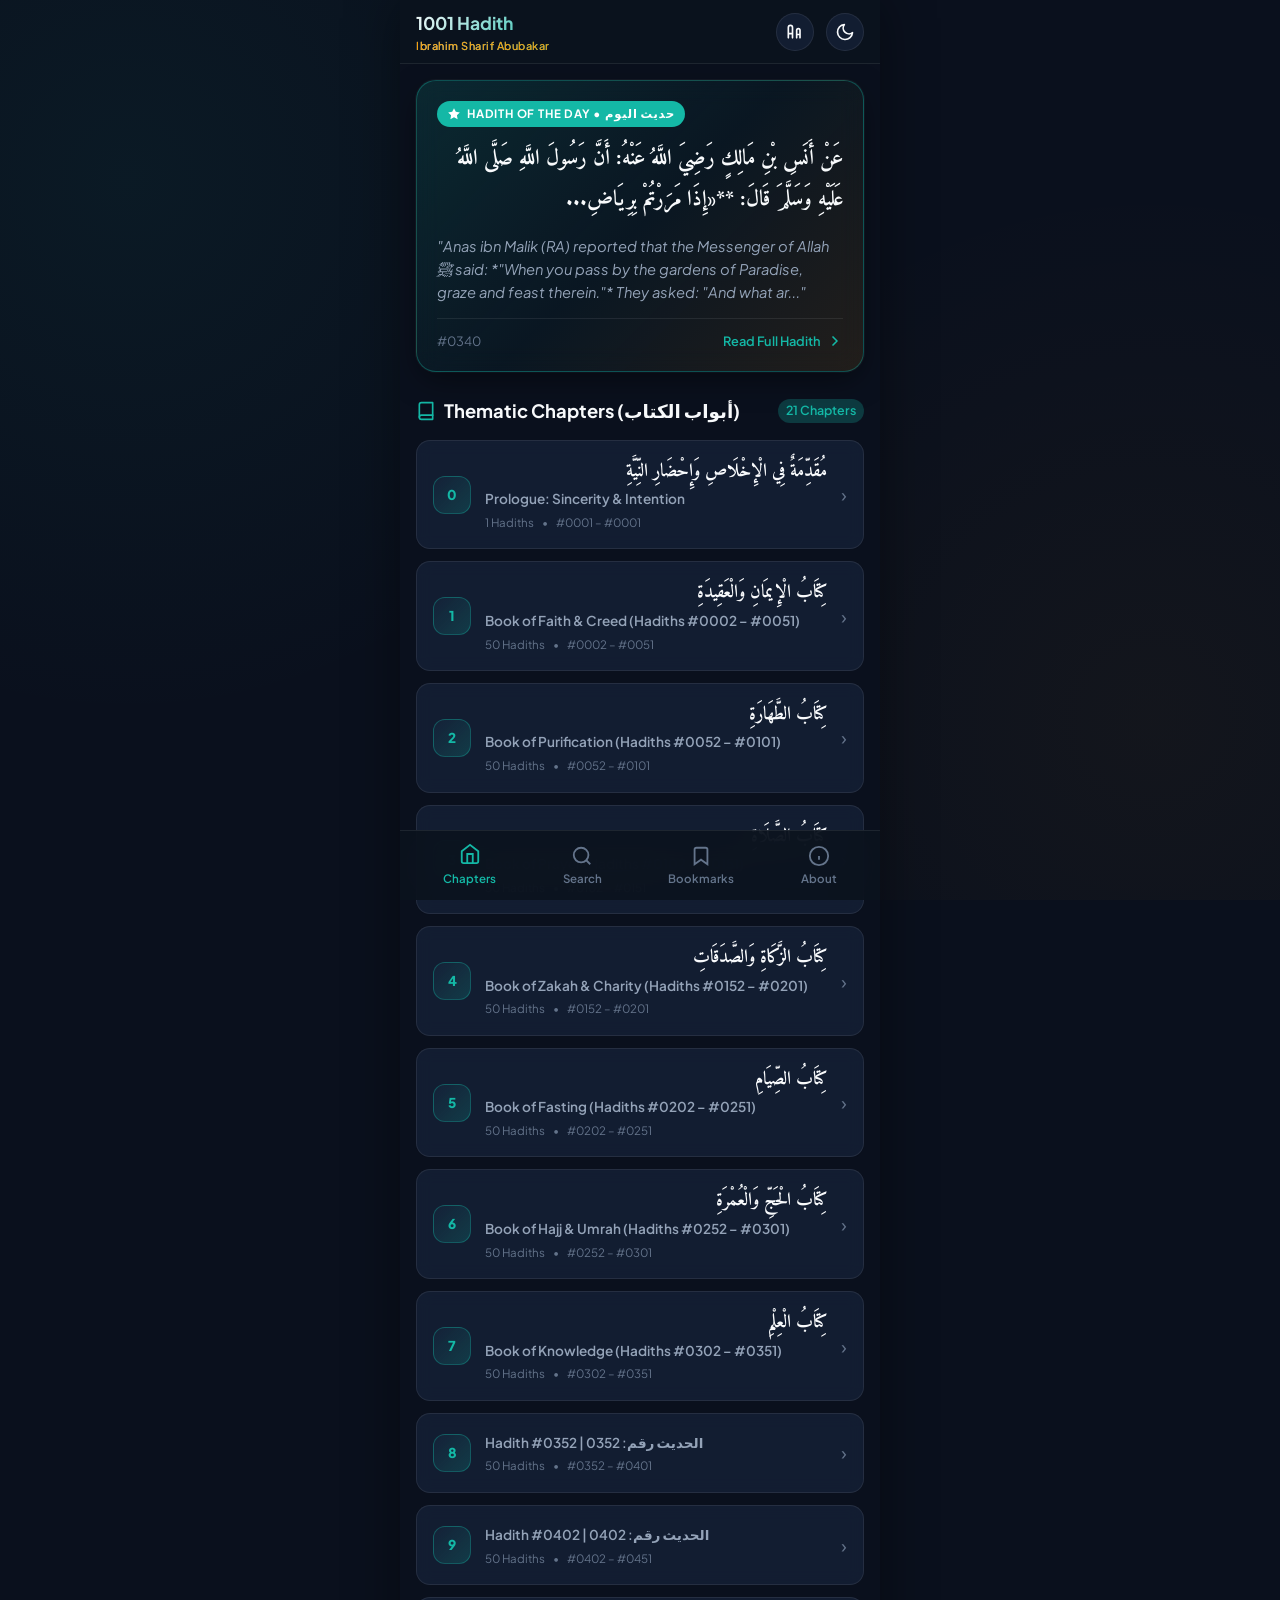
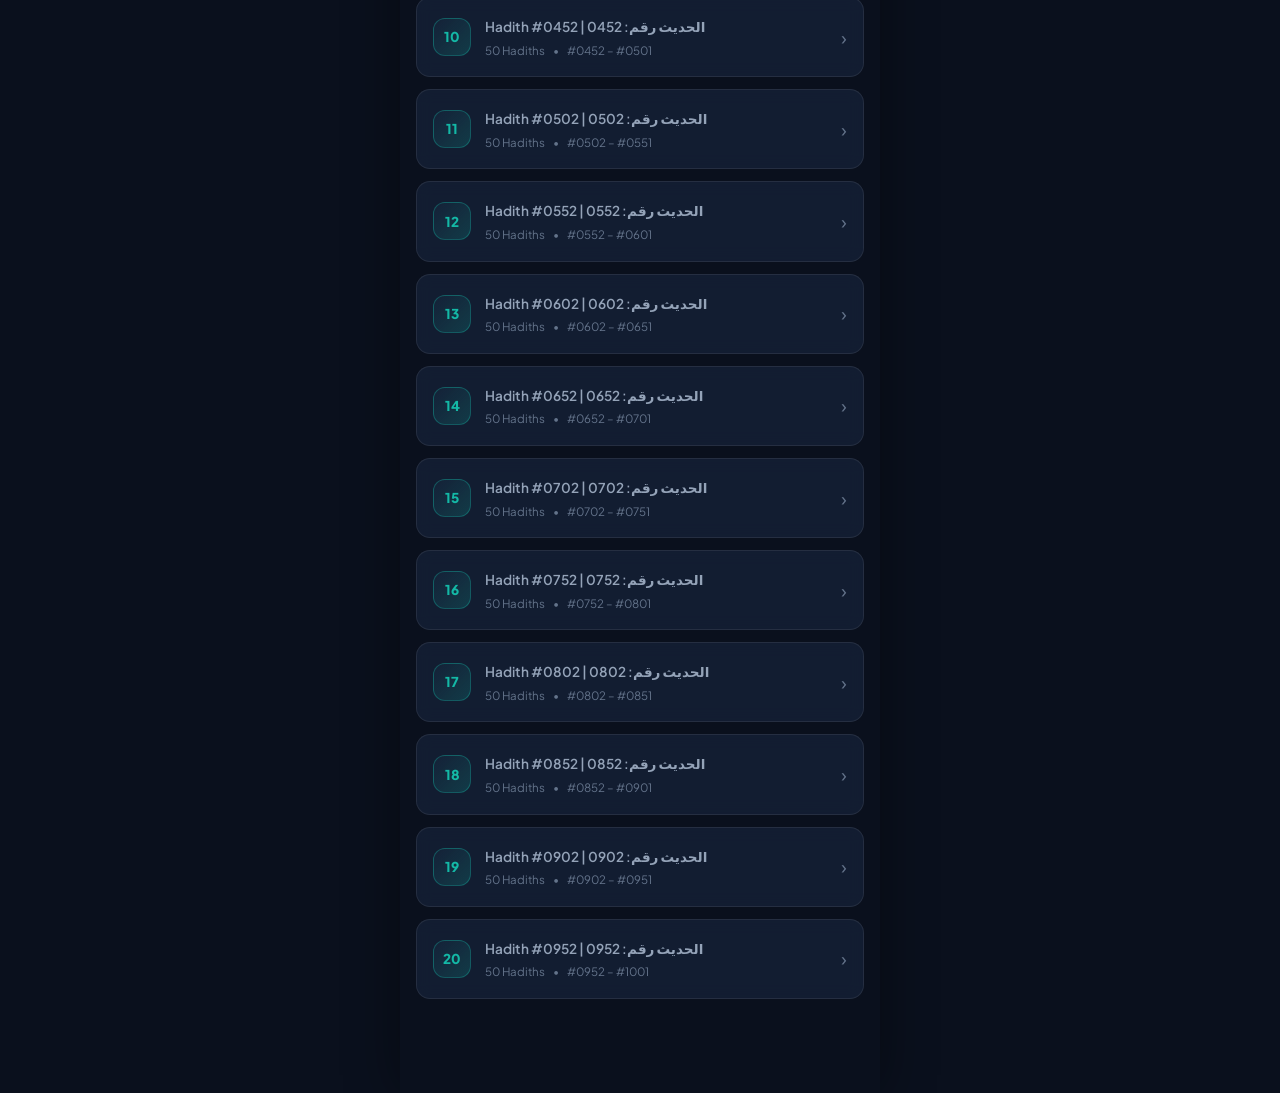
<file: app/index.html>
<!DOCTYPE html>
<html lang="en" dir="ltr" data-theme="dark">
<head>
  <meta charset="UTF-8" />
  <meta name="viewport" content="width=device-width, initial-scale=1.0, maximum-scale=1.0, user-scalable=no, viewport-fit=cover" />
  <meta name="apple-mobile-web-app-capable" content="yes" />
  <meta name="apple-mobile-web-app-status-bar-style" content="black-translucent" />
  <meta name="theme-color" content="#0B131E" />
  <title>1001 Authentic Hadith — أَلْفُ حَدِيثٍ وَحَدِيثٌ</title>
  <link rel="manifest" href="./manifest.json" />
  <link rel="stylesheet" href="./styles.css" />
</head>
<body>

  <div id="mobile-container">
    
    <!-- Top Header -->
    <header class="app-header">
      <div class="header-left">
        <button id="btn-back" class="icon-btn" style="display: none;" title="Go Back">
          <svg width="20" height="20" viewBox="0 0 24 24" fill="none" stroke="currentColor" stroke-width="2.5" stroke-linecap="round" stroke-linejoin="round">
            <polyline points="15 18 9 12 15 6"></polyline>
          </svg>
        </button>
        <div class="brand-title">
          <span id="header-main-title">1001 Hadith</span>
          <span class="brand-subtitle" id="header-sub-title">Ibrahim Sharif Abubakar</span>
        </div>
      </div>
      <div class="header-right">
        <button id="btn-font-modal" class="icon-btn" title="Adjust Font Size">
          <svg width="20" height="20" viewBox="0 0 24 24" fill="none" stroke="currentColor" stroke-width="2" stroke-linecap="round" stroke-linejoin="round">
            <path d="M4 19V6.5a2.5 2.5 0 0 1 5 0V19M4 14h5M14 19v-9a2 2 0 0 1 4 0v9M14 15h4"/>
          </svg>
        </button>
        <button id="btn-theme-toggle" class="icon-btn" title="Toggle Theme">
          <svg id="theme-icon" width="20" height="20" viewBox="0 0 24 24" fill="none" stroke="currentColor" stroke-width="2" stroke-linecap="round" stroke-linejoin="round">
            <path d="M21 12.79A9 9 0 1 1 11.21 3 7 7 0 0 0 21 12.79z"></path>
          </svg>
        </button>
      </div>
    </header>

    <!-- Main Viewport -->
    <main class="main-viewport">
      
      <!-- 1. HOME VIEW -->
      <section id="view-home" class="view-section active">
        <!-- Daily Hadith Card -->
        <div class="daily-hero-card" id="daily-hero">
          <div class="daily-hero-badge">
            <svg width="14" height="14" viewBox="0 0 24 24" fill="currentColor">
              <path d="M12 2l3.09 6.26L22 9.27l-5 4.87 1.18 6.88L12 17.77l-6.18 3.25L7 14.14 2 9.27l6.91-1.01L12 2z"/>
            </svg>
            Hadith of the Day • حديث اليوم
          </div>
          <div class="hero-matn-arabic" id="daily-arabic">Loading daily hadith...</div>
          <div class="hero-trans-english" id="daily-english"></div>
          <div class="hero-footer">
            <span id="daily-id-tag">#0001</span>
            <span class="hero-read-btn" id="btn-read-daily">
              Read Full Hadith
              <svg width="16" height="16" viewBox="0 0 24 24" fill="none" stroke="currentColor" stroke-width="2.5" stroke-linecap="round" stroke-linejoin="round">
                <polyline points="9 18 15 12 9 6"></polyline>
              </svg>
            </span>
          </div>
        </div>

        <!-- Section Title -->
        <div class="section-title-wrap">
          <h2 class="section-title">
            <svg width="20" height="20" viewBox="0 0 24 24" fill="none" stroke="var(--accent-primary)" stroke-width="2" stroke-linecap="round" stroke-linejoin="round">
              <path d="M4 19.5A2.5 2.5 0 0 1 6.5 17H20"/>
              <path d="M6.5 2H20v20H6.5A2.5 2.5 0 0 1 4 19.5v-15A2.5 2.5 0 0 1 6.5 2z"/>
            </svg>
            Thematic Chapters (أبواب الكتاب)
          </h2>
          <span class="section-count">21 Chapters</span>
        </div>

        <!-- Chapters List -->
        <div class="chapter-grid" id="chapter-list-container">
          <!-- Dynamic Chapter Cards -->
        </div>
      </section>

      <!-- 2. CHAPTER VIEW (List of 50 Hadiths) -->
      <section id="view-chapter" class="view-section">
        <div class="section-title-wrap">
          <div>
            <h2 class="section-title" id="chapter-view-title-en">Book of Faith</h2>
            <div style="font-family: var(--arabic-font); font-size: 1.1rem; color: var(--gold-accent);" id="chapter-view-title-ar">كتاب الإيمان</div>
          </div>
          <span class="section-count" id="chapter-view-count">50 Hadiths</span>
        </div>
        <div class="chapter-grid" id="chapter-hadiths-container">
          <!-- Dynamic Hadith Cards in Chapter -->
        </div>
      </section>

      <!-- 3. HADITH READER VIEW (Dual Section Display) -->
      <section id="view-reader" class="view-section">
        <div class="reader-top-bar">
          <span class="reader-badge-id" id="reader-hadith-id">#0001</span>
          <div class="reader-actions">
            <button id="btn-audio-speak" class="icon-btn" title="Read Aloud / Text to Speech">
              <svg width="18" height="18" viewBox="0 0 24 24" fill="none" stroke="currentColor" stroke-width="2" stroke-linecap="round" stroke-linejoin="round">
                <polygon points="11 5 6 9 2 9 2 15 6 15 11 19 11 5"></polygon>
                <path d="M19.07 4.93a10 10 0 0 1 0 14.14M15.54 8.46a5 5 0 0 1 0 7.07"></path>
              </svg>
            </button>
            <button id="btn-copy-hadith" class="icon-btn" title="Copy Hadith">
              <svg width="18" height="18" viewBox="0 0 24 24" fill="none" stroke="currentColor" stroke-width="2" stroke-linecap="round" stroke-linejoin="round">
                <rect x="9" y="9" width="13" height="13" rx="2" ry="2"></rect>
                <path d="M5 15H4a2 2 0 0 1-2-2V4a2 2 0 0 1 2-2h9a2 2 0 0 1 2 2v1"></path>
              </svg>
            </button>
            <button id="btn-bookmark-hadith" class="icon-btn" title="Bookmark">
              <svg id="bookmark-icon" width="18" height="18" viewBox="0 0 24 24" fill="none" stroke="currentColor" stroke-width="2" stroke-linecap="round" stroke-linejoin="round">
                <path d="M19 21l-7-5-7 5V5a2 2 0 0 1 2-2h10a2 2 0 0 1 2 2z"></path>
              </svg>
            </button>
            <button id="btn-share-hadith" class="icon-btn" title="Share Hadith">
              <svg width="18" height="18" viewBox="0 0 24 24" fill="none" stroke="currentColor" stroke-width="2" stroke-linecap="round" stroke-linejoin="round">
                <circle cx="18" cy="5" r="3"></circle>
                <circle cx="6" cy="12" r="3"></circle>
                <circle cx="18" cy="19" r="3"></circle>
                <line x1="8.59" y1="13.51" x2="15.42" y2="17.49"></line>
                <line x1="15.41" y1="6.51" x2="8.59" y2="10.49"></line>
              </svg>
            </button>
          </div>
        </div>

        <!-- The Dual Hadith Card -->
        <div class="hadith-reader-card">
          <!-- 🇸🇦 ARABIC SECTION (RTL) -->
          <div class="arabic-section-box">
            <div class="arabic-topic-tag" id="reader-arabic-topic">الباب</div>
            <div class="arabic-matn-full" id="reader-arabic-matn">نص الحديث الشريف</div>
            <div>
              <span class="arabic-narrator-pill" id="reader-arabic-narrator">الراوي</span>
            </div>
            <div class="arabic-scholarly-notes" id="reader-arabic-takhrij">التخريج</div>
            <div class="arabic-scholarly-notes" id="reader-arabic-benefits" style="margin-top: 10px; font-weight: bold;"></div>
          </div>

          <!-- 🇬🇧 ENGLISH SECTION (LTR) -->
          <div class="english-section-box">
            <div class="english-topic-tag" id="reader-english-topic">TOPIC TITLE</div>
            <div class="english-translation-text" id="reader-english-translation">English translation...</div>
            
            <div class="english-meta-grid">
              <div class="meta-row">
                <span class="meta-label">Narrator:</span>
                <span class="meta-value" id="reader-english-narrator">Narrator name</span>
              </div>
              <div class="meta-row">
                <span class="meta-label">Reference:</span>
                <span class="meta-value" id="reader-english-ref">Sahih al-Bukhari</span>
              </div>
              <div class="meta-row">
                <span class="meta-label">Grading:</span>
                <span class="meta-value grading-sahih" id="reader-english-grading">Sahih (Authentic)</span>
              </div>
              <div class="meta-row" id="reader-english-benefits-box" style="margin-top: 4px;">
                <span class="meta-label">Key Lessons:</span>
                <span class="meta-value" id="reader-english-benefits"></span>
              </div>
            </div>
          </div>
        </div>

        <!-- Navigation Next / Prev -->
        <div class="reader-nav-footer">
          <button id="btn-prev-hadith" class="btn-nav-hadith">
            <svg width="18" height="18" viewBox="0 0 24 24" fill="none" stroke="currentColor" stroke-width="2.5" stroke-linecap="round" stroke-linejoin="round">
              <polyline points="15 18 9 12 15 6"></polyline>
            </svg>
            Previous
          </button>
          <button id="btn-next-hadith" class="btn-nav-hadith">
            Next
            <svg width="18" height="18" viewBox="0 0 24 24" fill="none" stroke="currentColor" stroke-width="2.5" stroke-linecap="round" stroke-linejoin="round">
              <polyline points="9 18 15 12 9 6"></polyline>
            </svg>
          </button>
        </div>
      </section>

      <!-- 4. SEARCH VIEW -->
      <section id="view-search" class="view-section">
        <div class="search-input-wrap">
          <svg class="search-icon-pos" width="20" height="20" viewBox="0 0 24 24" fill="none" stroke="currentColor" stroke-width="2" stroke-linecap="round" stroke-linejoin="round">
            <circle cx="11" cy="11" r="8"></circle>
            <line x1="21" y1="21" x2="16.65" y2="16.65"></line>
          </svg>
          <input type="text" id="search-input" class="search-input-field" placeholder="Search across all 1001 Hadiths (Arabic, English, ID #)..." />
        </div>
        
        <div class="section-title-wrap">
          <h3 class="section-title" id="search-status-title">Browse 1001 Hadiths</h3>
          <span class="section-count" id="search-result-count">1001 Total</span>
        </div>

        <div class="chapter-grid" id="search-results-container">
          <!-- Dynamic Search Results -->
        </div>
      </section>

      <!-- 5. BOOKMARKS VIEW -->
      <section id="view-bookmarks" class="view-section">
        <div class="section-title-wrap">
          <h2 class="section-title">
            <svg width="20" height="20" viewBox="0 0 24 24" fill="var(--gold-accent)" stroke="var(--gold-accent)" stroke-width="2" stroke-linecap="round" stroke-linejoin="round">
              <path d="M19 21l-7-5-7 5V5a2 2 0 0 1 2-2h10a2 2 0 0 1 2 2z"></path>
            </svg>
            Saved Bookmarks (المحفوظات)
          </h2>
          <span class="section-count" id="bookmarks-count">0 Saved</span>
        </div>

        <div class="chapter-grid" id="bookmarks-container">
          <!-- Dynamic Bookmarked Hadiths -->
        </div>
      </section>

      <!-- 6. ABOUT VIEW -->
      <section id="view-about" class="view-section">
        <div class="daily-hero-card" style="text-align: center; padding: 24px 18px;">
          <div style="font-size: 2.2rem; margin-bottom: 8px;">📖</div>
          <h1 style="font-size: 1.4rem; font-weight: 800; margin-bottom: 4px;">أَلْفُ حَدِيثٍ وَحَدِيثٌ</h1>
          <div style="font-size: 1.05rem; font-weight: 700; color: var(--accent-primary); margin-bottom: 14px;">1001 Authentic Hadith Compendium</div>
          
          <!-- Author Card -->
          <div style="background: rgba(0,0,0,0.2); padding: 14px; border-radius: var(--radius-md); border: 1px solid var(--border-color); margin-bottom: 16px;">
            <div style="font-size: 0.75rem; color: var(--text-muted); text-transform: uppercase; letter-spacing: 0.5px; font-weight: 700;">AUTHOR & COMPILER • الْمُؤَلِّفُ وَالْجَامِعُ وَالْمُحَقِّقُ</div>
            <div style="font-size: 1.2rem; font-weight: 800; color: var(--gold-accent); margin-top: 4px;">Ibrahim Sharif Abubakar</div>
            <div style="font-family: var(--arabic-font); font-size: 1.25rem; font-weight: bold; color: var(--text-primary);">إِبْرَاهِيم شَرِيف أَبُوبَكْر</div>
          </div>

          <!-- Scholarly Sections (Muqaddimah, Tamheed, Khatimah) -->
          <div style="display: flex; flex-direction: column; gap: 10px; margin-bottom: 16px; text-align: left;">
            
            <details style="background: var(--bg-card); border: 1px solid var(--border-color); border-radius: var(--radius-md); padding: 12px; cursor: pointer;">
              <summary style="font-weight: 700; color: var(--text-primary); outline: none; display: flex; justify-content: space-between; align-items: center;">
                <span>📜 Author's Preface (مُقَدِّمَةُ الْمُؤَلِّفِ)</span>
                <span style="font-size: 0.75rem; color: var(--accent-primary);">Began: 12/03/2024</span>
              </summary>
              <div style="margin-top: 12px; font-size: 0.85rem; line-height: 1.7; color: var(--text-secondary); border-top: 1px solid var(--border-color); padding-top: 10px;">
                <div style="font-family: var(--arabic-font); font-size: 1.05rem; line-height: 1.8; color: var(--text-primary); margin-bottom: 10px;" dir="rtl">
                  إِنَّ الْحَمْدَ لِلَّهِ، نَحْمَدُهُ وَنَسْتَعِينُهُ وَنَسْتَغْفِرُهُ، وَنَعُوذُ بِاللَّهِ مِنْ شُرُورِ أَنْفُسِنَا وَمِنْ سَيِّئَاتِ أَعْمَالِنَا...<br/>
                  قَصَدْتُ فِي جَمْعِي لِهَذَا الْكِتَابِ «أَلْفُ حَدِيثٍ وَحَدِيثٌ» أَنْ أُقَدِّمَ لِكُلِّ بَيْتٍ مُسْلِمٍ مَوْسُوعَةً حَدِيثِيَّةً مُهَذَّبَةً تَضُمُّ 1001 حَدِيثٍ صَحِيحٍ مُبَوَّبَةً عَلَى عِشْرِينَ بَابًا.<br/>
                  وَقَدْ شَرَعْتُ فِي جَمْعِ هَذَا الْكِتَابِ فِي: 12/03/2024م.
                </div>
                <p>
                  <em>"All praise is due to Allah; I praise Him, seek His aid, and ask His forgiveness. I commenced the research and compilation of this compendium—1001 Authentic Hadith (أَلْفُ حَدِيثٍ وَحَدِيثٌ)—on 12/03/2024 (12 March 2024) to provide every Muslim family with an accessible, authenticated treasury of prophetic guidance."</em>
                </p>
              </div>
            </details>

            <details style="background: var(--bg-card); border: 1px solid var(--border-color); border-radius: var(--radius-md); padding: 12px; cursor: pointer;">
              <summary style="font-weight: 700; color: var(--text-primary); outline: none; display: flex; justify-content: space-between; align-items: center;">
                <span>🏛️ My Methodology (تَمْهِيدُ الْكِتَابِ وَمَنْهَجِي)</span>
                <span style="font-size: 0.8rem; color: var(--accent-primary);">Read</span>
              </summary>
              <div style="margin-top: 12px; font-size: 0.85rem; line-height: 1.7; color: var(--text-secondary); border-top: 1px solid var(--border-color); padding-top: 10px;">
                <div style="font-family: var(--arabic-font); font-size: 1rem; line-height: 1.8; color: var(--text-primary); margin-bottom: 8px;" dir="rtl">
                  1. اقْتَصَرْتُ حَصْرِيًّا عَلَى الْأَحَادِيثِ الصَّحِيحَةِ وَالثَّابِتَةِ.<br/>
                  2. قَسَّمْتُ الْكِتَابَ إِلَى 20 بَابًا مَوْضُوعِيًّا مَعَ حَدِيثِ النِّيَّةِ (1001 حَدِيثٍ).<br/>
                  3. ضَبَطْتُ الْمُتُونَ بِالتَّشْكِيلِ التَّامِّ وَعَزَوْتُ كُلَّ حَدِيثٍ لِمَصَادِرِهِ.
                </div>
                <p>
                  1. I have restricted myself strictly to authenticated (Sahih) narrations.<br/>
                  2. I have organized 20 thematic chapters of 50 hadiths each + intention prologue (1001 total).<br/>
                  3. I have fully vocalized Arabic texts, verified canonical references, and derived practical benefits.
                </p>
              </div>
            </details>

            <details style="background: var(--bg-card); border: 1px solid var(--border-color); border-radius: var(--radius-md); padding: 12px; cursor: pointer;">
              <summary style="font-weight: 700; color: var(--text-primary); outline: none; display: flex; justify-content: space-between; align-items: center;">
                <span>🌟 Author's Epilogue & Testament (خَاتِمَةُ الْكِتَابِ وَوَصِيَّتِي)</span>
                <span style="font-size: 0.75rem; color: var(--accent-primary);">Completed: 25/06/2026</span>
              </summary>
              <div style="margin-top: 12px; font-size: 0.85rem; line-height: 1.7; color: var(--text-secondary); border-top: 1px solid var(--border-color); padding-top: 10px;">
                <div style="font-family: var(--arabic-font); font-size: 1.05rem; line-height: 1.8; color: var(--text-primary); margin-bottom: 8px;" dir="rtl">
                  الْحَمْدُ لِلَّهِ الَّذِي بِنِعْمَتِهِ تَتِمُّ الصَّالِحَاتُ. تَمَّ الْفَرَاغُ مِنْ جَمْعِ الْكِتَابِ وَتَحْرِيرِهِ فِي: 25/06/2026م.<br/>
                  وَصِيَّتِي لَكَ أَخِي الْقَارِئَ: إِخْلَاصُ النِّيَّةِ، الْعَمَلُ بِالسُّنَّةِ، تَعْلِيمُ الْأَهْلِ وَالْأَبْنَاءِ، وَالِاعْتِصَامُ بِالْوَحْيِ الْمُطَهَّرِ.<br/>
                  اللَّهُمَّ اجْعَلْ عَمَلِي خَالِصًا لِوَجْهِكَ، وَاغْفِرْ لِي وَلِوَالِدَيَّ وَلِكُلِّ مَنْ قَرَأَ هَذَا الْكِتَابَ.
                </div>
                <p>
                  <em>"All praise belongs to Allah upon completing this work on 25/06/2026 (25 June 2026), begun on 12/03/2024. I counsel all readers to practice what they learn, establish family study circles, and hold firmly to the authentic Sunnah."</em>
                </p>
              </div>
            </details>

          </div>

          <div style="display: grid; grid-template-columns: 1fr 1fr; gap: 10px; text-align: left; font-size: 0.82rem; margin-top: 8px;">
            <div style="background: var(--bg-card); padding: 10px; border-radius: var(--radius-sm); border: 1px solid var(--border-color);">
              <strong style="color: var(--text-primary); display: block;">20 Thematic Chapters</strong>
              <span style="color: var(--text-muted);">+ Prologue & Epilogue</span>
            </div>
            <div style="background: var(--bg-card); padding: 10px; border-radius: var(--radius-sm); border: 1px solid var(--border-color);">
              <strong style="color: var(--text-primary); display: block;">1001 Hadiths</strong>
              <span style="color: var(--text-muted);">Strictly Authentic</span>
            </div>
          </div>
        </div>
      </section>

    </main>

    <!-- Bottom Navigation Bar -->
    <nav class="bottom-nav-bar">
      <button class="nav-item active" data-view="home">
        <svg viewBox="0 0 24 24" fill="none" stroke="currentColor">
          <path d="M3 9l9-7 9 7v11a2 2 0 0 1-2 2H5a2 2 0 0 1-2-2z"></path>
          <polyline points="9 22 9 12 15 12 15 22"></polyline>
        </svg>
        <span>Chapters</span>
      </button>

      <button class="nav-item" data-view="search">
        <svg viewBox="0 0 24 24" fill="none" stroke="currentColor">
          <circle cx="11" cy="11" r="8"></circle>
          <line x1="21" y1="21" x2="16.65" y2="16.65"></line>
        </svg>
        <span>Search</span>
      </button>

      <button class="nav-item" data-view="bookmarks">
        <svg viewBox="0 0 24 24" fill="none" stroke="currentColor">
          <path d="M19 21l-7-5-7 5V5a2 2 0 0 1 2-2h10a2 2 0 0 1 2 2z"></path>
        </svg>
        <span>Bookmarks</span>
      </button>

      <button class="nav-item" data-view="about">
        <svg viewBox="0 0 24 24" fill="none" stroke="currentColor">
          <circle cx="12" cy="12" r="10"></circle>
          <line x1="12" y1="16" x2="12" y2="12"></line>
          <line x1="12" y1="8" x2="12.01" y2="8"></line>
        </svg>
        <span>About</span>
      </button>
    </nav>

    <!-- Font Size & Settings Modal Bottom Sheet -->
    <div id="modal-settings" class="modal-overlay">
      <div class="modal-sheet">
        <div class="sheet-handle"></div>
        <h3 class="sheet-title">Display & Typography Settings</h3>

        <!-- Theme Picker -->
        <div class="setting-row">
          <div class="setting-label"><span>Color Theme</span></div>
          <div class="theme-pill-group">
            <button class="theme-pill active" data-theme-btn="dark">🌙 Dark OLED</button>
            <button class="theme-pill" data-theme-btn="sepia">📜 Sepia</button>
            <button class="theme-pill" data-theme-btn="light">☀️ Light</button>
          </div>
        </div>

        <!-- Arabic Font Size -->
        <div class="setting-row">
          <div class="setting-label">
            <span>Arabic Font Size</span>
            <span id="arabic-size-val">22px</span>
          </div>
          <input type="range" id="slider-arabic-font" min="18" max="36" value="22" style="width: 100%;" />
        </div>

        <!-- English Font Size -->
        <div class="setting-row">
          <div class="setting-label">
            <span>English Font Size</span>
            <span id="english-size-val">15px</span>
          </div>
          <input type="range" id="slider-english-font" min="13" max="22" value="15" style="width: 100%;" />
        </div>

        <button id="btn-close-modal" class="btn-nav-hadith" style="margin-top: 10px; width: 100%; background: var(--accent-primary); color: #fff;">
          Done
        </button>
      </div>
    </div>

    <!-- Floating Toast Notification -->
    <div id="toast-box">Copied to clipboard</div>

  </div>

  <script src="./data.js"></script>
  <script src="./app.js"></script>
</body>
</html>
</file>
<file: app/styles.css>
@import url('https://fonts.googleapis.com/css2?family=Amiri:ital,wght@0,400;0,700;1,400;1,700&family=Plus+Jakarta+Sans:wght@300;400;500;600;700;800&family=Scheherazade+New:wght@400;700&display=swap');

:root {
  --bg-primary: #0a101d;
  --bg-secondary: #111b2d;
  --bg-card: rgba(22, 34, 56, 0.75);
  --bg-card-hover: rgba(30, 45, 74, 0.85);
  --bg-card-solid: #152238;
  --text-primary: #f8fafc;
  --text-secondary: #94a3b8;
  --text-muted: #64748b;
  --accent-primary: #14b8a6;
  --accent-secondary: #0d9488;
  --accent-glow: rgba(20, 184, 166, 0.25);
  --gold-accent: #f59e0b;
  --gold-glow: rgba(245, 158, 11, 0.2);
  --border-color: rgba(255, 255, 255, 0.08);
  --border-highlight: rgba(20, 184, 166, 0.35);
  --arabic-font: 'Amiri', 'Scheherazade New', serif;
  --ui-font: 'Plus Jakarta Sans', system-ui, -apple-system, sans-serif;
  --nav-height: 70px;
  --header-height: 64px;
  --radius-lg: 20px;
  --radius-md: 14px;
  --radius-sm: 8px;
  --shadow-card: 0 10px 30px -5px rgba(0, 0, 0, 0.5), 0 0 1px 1px rgba(255, 255, 255, 0.05);
  --arabic-size: 22px;
  --english-size: 15px;
}

[data-theme="sepia"] {
  --bg-primary: #fbf0d9;
  --bg-secondary: #f4e4be;
  --bg-card: rgba(255, 248, 230, 0.85);
  --bg-card-hover: rgba(255, 243, 217, 0.95);
  --bg-card-solid: #faeed2;
  --text-primary: #3b2c1a;
  --text-secondary: #6e5538;
  --text-muted: #9c8263;
  --accent-primary: #a16207;
  --accent-secondary: #854d0e;
  --accent-glow: rgba(161, 98, 7, 0.15);
  --gold-accent: #b45309;
  --gold-glow: rgba(180, 83, 9, 0.15);
  --border-color: rgba(120, 85, 45, 0.15);
  --border-highlight: rgba(161, 98, 7, 0.3);
  --shadow-card: 0 10px 25px -5px rgba(100, 60, 20, 0.08), 0 0 1px 1px rgba(120, 85, 45, 0.1);
}

[data-theme="light"] {
  --bg-primary: #f8fafc;
  --bg-secondary: #f1f5f9;
  --bg-card: rgba(255, 255, 255, 0.85);
  --bg-card-hover: rgba(255, 255, 255, 0.95);
  --bg-card-solid: #ffffff;
  --text-primary: #0f172a;
  --text-secondary: #475569;
  --text-muted: #94a3b8;
  --accent-primary: #0d9488;
  --accent-secondary: #0f766e;
  --accent-glow: rgba(13, 148, 136, 0.15);
  --gold-accent: #d97706;
  --gold-glow: rgba(217, 119, 6, 0.15);
  --border-color: rgba(0, 0, 0, 0.08);
  --border-highlight: rgba(13, 148, 136, 0.3);
  --shadow-card: 0 10px 25px -5px rgba(0, 0, 0, 0.05), 0 0 1px 1px rgba(0, 0, 0, 0.04);
}

* {
  margin: 0;
  padding: 0;
  box-sizing: border-box;
  -webkit-tap-highlight-color: transparent;
}

body {
  font-family: var(--ui-font);
  background-color: var(--bg-primary);
  color: var(--text-primary);
  line-height: 1.6;
  overflow-x: hidden;
  min-height: 100vh;
  display: flex;
  justify-content: center;
  background-image: 
    radial-gradient(circle at 10% 20%, rgba(20, 184, 166, 0.06) 0%, transparent 40%),
    radial-gradient(circle at 90% 80%, rgba(245, 158, 11, 0.04) 0%, transparent 40%);
  background-attachment: fixed;
}

/* Mobile Frame Simulation on Desktop */
#mobile-container {
  width: 100%;
  max-width: 480px;
  min-height: 100vh;
  background-color: var(--bg-primary);
  position: relative;
  display: flex;
  flex-direction: column;
  box-shadow: 0 0 50px rgba(0, 0, 0, 0.4);
}

/* Top App Bar */
.app-header {
  position: sticky;
  top: 0;
  z-index: 50;
  height: var(--header-height);
  background: rgba(11, 19, 30, 0.85);
  backdrop-filter: blur(16px);
  -webkit-backdrop-filter: blur(16px);
  border-bottom: 1px solid var(--border-color);
  display: flex;
  align-items: center;
  justify-content: space-between;
  padding: 0 16px;
  transition: all 0.3s ease;
}

[data-theme="sepia"] .app-header {
  background: rgba(251, 240, 217, 0.85);
}

[data-theme="light"] .app-header {
  background: rgba(248, 250, 252, 0.85);
}

.header-left, .header-right {
  display: flex;
  align-items: center;
  gap: 12px;
}

.brand-title {
  font-size: 1.1rem;
  font-weight: 700;
  background: linear-gradient(135deg, var(--text-primary) 0%, var(--accent-primary) 100%);
  -webkit-background-clip: text;
  -webkit-text-fill-color: transparent;
  display: flex;
  flex-direction: column;
}

.brand-subtitle {
  font-size: 0.68rem;
  font-weight: 500;
  color: var(--gold-accent);
  letter-spacing: 0.5px;
  -webkit-text-fill-color: var(--gold-accent);
}

.icon-btn {
  background: var(--bg-card);
  border: 1px solid var(--border-color);
  color: var(--text-primary);
  width: 38px;
  height: 38px;
  border-radius: 50%;
  display: flex;
  align-items: center;
  justify-content: center;
  cursor: pointer;
  transition: all 0.2s cubic-bezier(0.4, 0, 0.2, 1);
}

.icon-btn:hover, .icon-btn:active {
  background: var(--bg-card-hover);
  border-color: var(--border-highlight);
  transform: scale(1.05);
}

/* Main Content Area */
.main-viewport {
  flex: 1;
  padding: 16px 16px calc(var(--nav-height) + 24px) 16px;
  overflow-y: auto;
  scroll-behavior: smooth;
}

/* Views */
.view-section {
  display: none;
  animation: fadeIn 0.25s cubic-bezier(0.16, 1, 0.3, 1);
}

.view-section.active {
  display: block;
}

@keyframes fadeIn {
  from { opacity: 0; transform: translateY(8px); }
  to { opacity: 1; transform: translateY(0); }
}

/* Featured Daily Hadith Hero */
.daily-hero-card {
  background: linear-gradient(135deg, rgba(20, 184, 166, 0.15) 0%, rgba(13, 148, 136, 0.05) 50%, rgba(245, 158, 11, 0.1) 100%);
  border: 1px solid var(--border-highlight);
  border-radius: var(--radius-lg);
  padding: 20px;
  margin-bottom: 24px;
  position: relative;
  overflow: hidden;
  box-shadow: var(--shadow-card);
  backdrop-filter: blur(12px);
}

.daily-hero-badge {
  display: inline-flex;
  align-items: center;
  gap: 6px;
  background: var(--accent-primary);
  color: #fff;
  font-size: 0.72rem;
  font-weight: 700;
  text-transform: uppercase;
  letter-spacing: 0.8px;
  padding: 4px 10px;
  border-radius: 20px;
  margin-bottom: 12px;
}

.hero-matn-arabic {
  font-family: var(--arabic-font);
  font-size: 1.35rem;
  line-height: 1.9;
  text-align: right;
  direction: rtl;
  color: var(--text-primary);
  margin-bottom: 14px;
  font-weight: 600;
}

.hero-trans-english {
  font-size: 0.92rem;
  line-height: 1.55;
  color: var(--text-secondary);
  font-style: italic;
  margin-bottom: 14px;
}

.hero-footer {
  display: flex;
  justify-content: space-between;
  align-items: center;
  border-top: 1px solid var(--border-color);
  padding-top: 12px;
  font-size: 0.8rem;
  color: var(--text-muted);
}

.hero-read-btn {
  display: flex;
  align-items: center;
  gap: 6px;
  color: var(--accent-primary);
  font-weight: 600;
  text-decoration: none;
  cursor: pointer;
}

/* Section Header Titles */
.section-title-wrap {
  display: flex;
  justify-content: space-between;
  align-items: center;
  margin-bottom: 14px;
}

.section-title {
  font-size: 1.15rem;
  font-weight: 700;
  color: var(--text-primary);
  display: flex;
  align-items: center;
  gap: 8px;
}

.section-count {
  font-size: 0.78rem;
  color: var(--accent-primary);
  font-weight: 600;
  background: var(--accent-glow);
  padding: 2px 8px;
  border-radius: 12px;
}

/* Chapter Cards Grid */
.chapter-grid {
  display: flex;
  flex-direction: column;
  gap: 12px;
}

.chapter-card {
  background: var(--bg-card);
  border: 1px solid var(--border-color);
  border-radius: var(--radius-md);
  padding: 16px;
  cursor: pointer;
  transition: all 0.25s cubic-bezier(0.4, 0, 0.2, 1);
  display: flex;
  align-items: center;
  justify-content: space-between;
  backdrop-filter: blur(8px);
}

.chapter-card:hover, .chapter-card:active {
  background: var(--bg-card-hover);
  border-color: var(--border-highlight);
  transform: translateY(-2px);
  box-shadow: 0 8px 20px -4px rgba(0, 0, 0, 0.3);
}

.chapter-num-badge {
  width: 38px;
  height: 38px;
  border-radius: 12px;
  background: linear-gradient(135deg, var(--bg-card-solid) 0%, rgba(20, 184, 166, 0.2) 100%);
  border: 1px solid var(--border-highlight);
  color: var(--accent-primary);
  font-weight: 800;
  font-size: 0.85rem;
  display: flex;
  align-items: center;
  justify-content: center;
  flex-shrink: 0;
}

.chapter-card-content {
  flex: 1;
  padding: 0 14px;
}

.chapter-arabic-name {
  font-family: var(--arabic-font);
  font-size: 1.15rem;
  font-weight: 700;
  text-align: right;
  direction: rtl;
  color: var(--text-primary);
  margin-bottom: 2px;
}

.chapter-english-name {
  font-size: 0.85rem;
  font-weight: 600;
  color: var(--text-secondary);
}

.chapter-meta {
  font-size: 0.72rem;
  color: var(--text-muted);
  margin-top: 4px;
  display: flex;
  align-items: center;
  gap: 8px;
}

.chapter-arrow {
  color: var(--text-muted);
  font-size: 1.2rem;
}

/* Hadith Detail View / Reader */
.reader-top-bar {
  display: flex;
  align-items: center;
  justify-content: space-between;
  margin-bottom: 16px;
  padding-bottom: 12px;
  border-bottom: 1px solid var(--border-color);
}

.reader-badge-id {
  font-size: 0.85rem;
  font-weight: 800;
  color: var(--gold-accent);
  background: var(--gold-glow);
  padding: 4px 10px;
  border-radius: 20px;
}

.reader-actions {
  display: flex;
  gap: 8px;
}

/* Dual Hadith Card */
.hadith-reader-card {
  background: var(--bg-card);
  border: 1px solid var(--border-color);
  border-radius: var(--radius-lg);
  padding: 22px;
  margin-bottom: 20px;
  box-shadow: var(--shadow-card);
  position: relative;
  transition: all 0.3s ease;
}

/* Arabic Section (RTL) */
.arabic-section-box {
  direction: rtl;
  text-align: right;
  border-bottom: 1px dashed var(--border-color);
  padding-bottom: 20px;
  margin-bottom: 20px;
}

.arabic-topic-tag {
  display: inline-block;
  color: var(--gold-accent);
  font-family: var(--arabic-font);
  font-size: 1.05rem;
  font-weight: 700;
  margin-bottom: 12px;
}

.arabic-matn-full {
  font-family: var(--arabic-font);
  font-size: var(--arabic-size);
  line-height: 2.1;
  color: var(--text-primary);
  font-weight: 600;
  margin-bottom: 16px;
}

.arabic-narrator-pill {
  display: inline-flex;
  align-items: center;
  gap: 6px;
  font-family: var(--arabic-font);
  font-size: 0.95rem;
  color: var(--accent-primary);
  background: var(--accent-glow);
  padding: 3px 10px;
  border-radius: 12px;
  margin-bottom: 12px;
}

.arabic-scholarly-notes {
  font-family: var(--arabic-font);
  font-size: 0.95rem;
  color: var(--text-secondary);
  line-height: 1.8;
}

/* English Section (LTR) */
.english-section-box {
  direction: ltr;
  text-align: left;
}

.english-topic-tag {
  font-size: 0.9rem;
  font-weight: 700;
  color: var(--accent-primary);
  margin-bottom: 10px;
  text-transform: uppercase;
  letter-spacing: 0.5px;
}

.english-translation-text {
  font-size: var(--english-size);
  line-height: 1.7;
  color: var(--text-primary);
  margin-bottom: 14px;
}

.english-meta-grid {
  display: grid;
  grid-template-columns: 1fr;
  gap: 8px;
  background: rgba(0, 0, 0, 0.15);
  padding: 12px;
  border-radius: var(--radius-sm);
  margin-top: 14px;
  font-size: 0.82rem;
}

.meta-row {
  display: flex;
  align-items: flex-start;
  gap: 6px;
}

.meta-label {
  font-weight: 700;
  color: var(--text-muted);
  min-width: 90px;
}

.meta-value {
  color: var(--text-secondary);
}

.meta-value.grading-sahih {
  color: #10b981;
  font-weight: 700;
}

/* Bottom Floating Navigation */
.bottom-nav-bar {
  position: fixed;
  bottom: 0;
  width: 100%;
  max-width: 480px;
  height: var(--nav-height);
  background: rgba(11, 19, 30, 0.92);
  backdrop-filter: blur(20px);
  -webkit-backdrop-filter: blur(20px);
  border-top: 1px solid var(--border-color);
  display: flex;
  align-items: center;
  justify-content: space-around;
  padding: 0 10px;
  z-index: 60;
}

[data-theme="sepia"] .bottom-nav-bar {
  background: rgba(251, 240, 217, 0.92);
}

[data-theme="light"] .bottom-nav-bar {
  background: rgba(248, 250, 252, 0.92);
}

.nav-item {
  display: flex;
  flex-direction: column;
  align-items: center;
  gap: 4px;
  background: transparent;
  border: none;
  color: var(--text-muted);
  cursor: pointer;
  padding: 6px 12px;
  border-radius: var(--radius-md);
  transition: all 0.2s ease;
  font-size: 0.72rem;
  font-weight: 600;
  font-family: var(--ui-font);
}

.nav-item svg {
  width: 22px;
  height: 22px;
  stroke-width: 2;
  transition: transform 0.2s ease;
}

.nav-item.active {
  color: var(--accent-primary);
}

.nav-item.active svg {
  transform: translateY(-2px);
  stroke: var(--accent-primary);
}

/* Search Bar & Search Screen */
.search-input-wrap {
  position: relative;
  margin-bottom: 16px;
}

.search-icon-pos {
  position: absolute;
  left: 14px;
  top: 50%;
  transform: translateY(-50%);
  color: var(--text-muted);
}

.search-input-field {
  width: 100%;
  background: var(--bg-card);
  border: 1px solid var(--border-color);
  border-radius: var(--radius-md);
  padding: 14px 16px 14px 44px;
  font-size: 0.95rem;
  color: var(--text-primary);
  font-family: var(--ui-font);
  outline: none;
  transition: all 0.2s ease;
}

.search-input-field:focus {
  border-color: var(--accent-primary);
  box-shadow: 0 0 0 3px var(--accent-glow);
}

/* Floating Pagination / Navigation Controls in Reader */
.reader-nav-footer {
  display: flex;
  gap: 12px;
  margin-top: 16px;
}

.btn-nav-hadith {
  flex: 1;
  background: var(--bg-card);
  border: 1px solid var(--border-color);
  border-radius: var(--radius-md);
  padding: 12px;
  color: var(--text-primary);
  font-weight: 600;
  font-size: 0.88rem;
  cursor: pointer;
  display: flex;
  align-items: center;
  justify-content: center;
  gap: 8px;
  transition: all 0.2s ease;
}

.btn-nav-hadith:hover {
  background: var(--bg-card-hover);
  border-color: var(--border-highlight);
}

/* Modal Bottom Sheets (Font / Settings) */
.modal-overlay {
  position: fixed;
  inset: 0;
  background: rgba(0, 0, 0, 0.6);
  backdrop-filter: blur(4px);
  z-index: 100;
  display: none;
  justify-content: center;
  align-items: flex-end;
}

.modal-overlay.open {
  display: flex;
  animation: fadeIn 0.2s ease;
}

.modal-sheet {
  width: 100%;
  max-width: 480px;
  background: var(--bg-secondary);
  border-top-left-radius: 24px;
  border-top-right-radius: 24px;
  border: 1px solid var(--border-color);
  padding: 24px 20px;
  box-shadow: 0 -10px 40px rgba(0, 0, 0, 0.5);
  animation: slideUp 0.3s cubic-bezier(0.16, 1, 0.3, 1);
}

@keyframes slideUp {
  from { transform: translateY(100%); }
  to { transform: translateY(0); }
}

.sheet-handle {
  width: 40px;
  height: 4px;
  background: var(--text-muted);
  border-radius: 2px;
  margin: 0 auto 16px auto;
  opacity: 0.5;
}

.sheet-title {
  font-size: 1.1rem;
  font-weight: 700;
  margin-bottom: 16px;
  text-align: center;
}

.setting-row {
  margin-bottom: 18px;
}

.setting-label {
  font-size: 0.85rem;
  font-weight: 600;
  color: var(--text-secondary);
  margin-bottom: 8px;
  display: flex;
  justify-content: space-between;
}

.theme-pill-group {
  display: flex;
  gap: 10px;
}

.theme-pill {
  flex: 1;
  padding: 10px;
  border-radius: var(--radius-sm);
  border: 1px solid var(--border-color);
  background: var(--bg-card);
  color: var(--text-primary);
  font-size: 0.85rem;
  font-weight: 600;
  cursor: pointer;
  text-align: center;
}

.theme-pill.active {
  border-color: var(--accent-primary);
  background: var(--accent-glow);
  color: var(--accent-primary);
}

/* Toast Notifications */
#toast-box {
  position: fixed;
  top: 75px;
  left: 50%;
  transform: translateX(-50%);
  background: rgba(15, 23, 42, 0.95);
  color: #fff;
  padding: 10px 20px;
  border-radius: 20px;
  font-size: 0.85rem;
  font-weight: 600;
  z-index: 150;
  display: none;
  box-shadow: 0 8px 20px rgba(0, 0, 0, 0.4);
  border: 1px solid rgba(255, 255, 255, 0.1);
}
</file>
